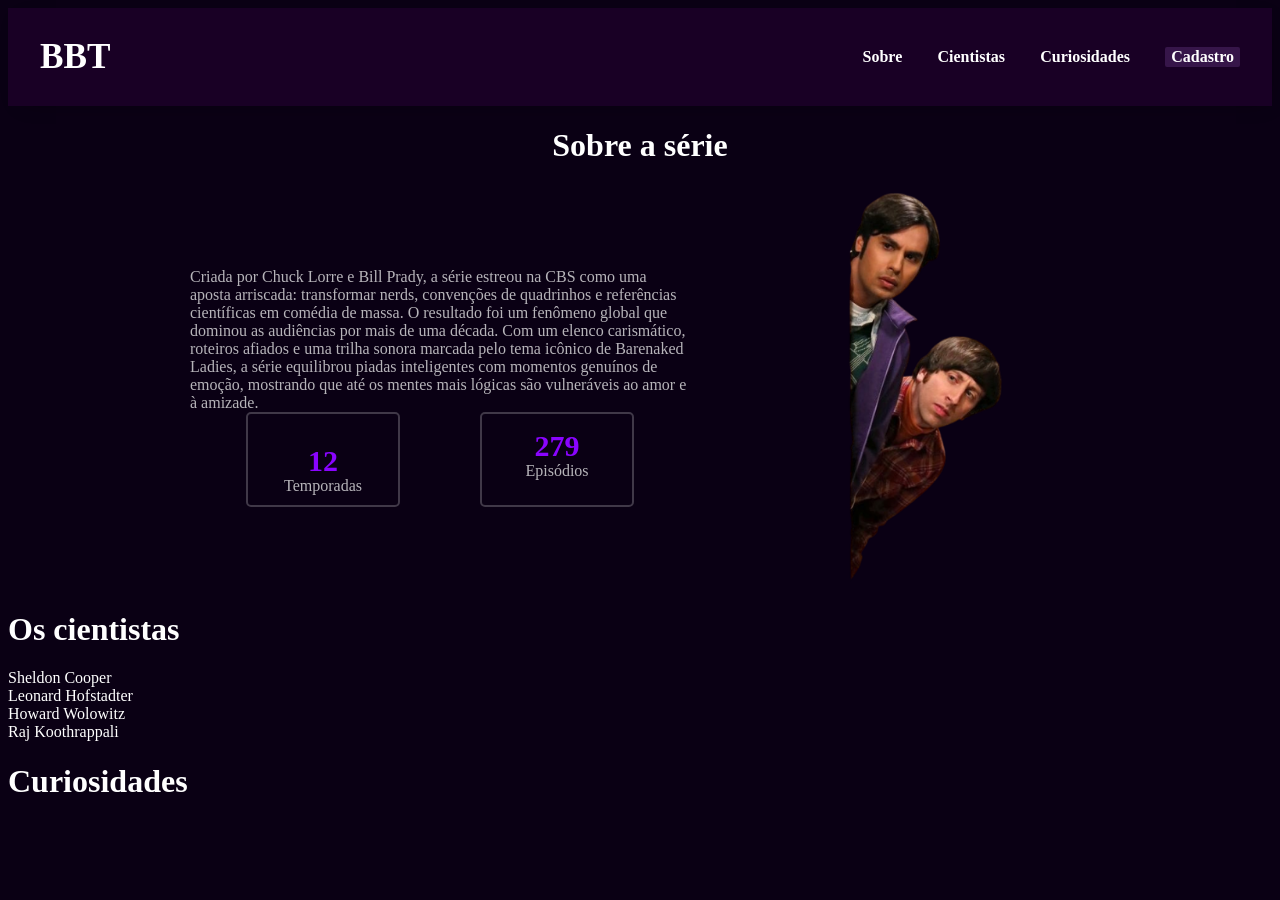
<file: index.html>
<!DOCTYPE html>
<html lang="en">

<head>
    <meta charset="UTF-8">
    <meta name="viewport" content="width=device-width, initial-scale=1.0">
    <title>BBT</title>

    <link rel="stylesheet" href="style/style.css">

</head>

<body>

    <div class="header">
        <div class="container">
            <h1 class="titulo">BBT</h1>
            <ul class="navbar">
                <li><a href="#sobre">Sobre</a></li>
                <li><a href="#cientistas">Cientistas</a></li>
                <li><a href="#curiosidades">Curiosidades</a></li>
                <li>
                    <button>Cadastro</button>
                </li>
            </ul>
        </div>
    </div>

    <div>
        <!--colocar um banner?-->
    </div>

    <div id="sobre">
        <h1>Sobre a série</h1>
        <div class="container1">
            <div class="sobre-texto">
                <span>Criada por Chuck Lorre e Bill Prady, a série estreou na CBS como uma aposta arriscada: transformar
                    nerds, convenções de quadrinhos e referências científicas em comédia de massa. O resultado foi um
                    fenômeno global que dominou as audiências por mais de uma década.

                    Com um elenco carismático, roteiros afiados e uma trilha sonora marcada pelo tema icônico de
                    Barenaked Ladies, a série equilibrou piadas inteligentes com momentos genuínos de emoção, mostrando
                    que até os mentes mais lógicas são vulneráveis ao amor e à amizade.</span>
                <div class="cards">
                    <div class="card1">
                        <p>12</p>
                        <span>Temporadas</span>
                    </div>
                    <div class="card2">
                        <p>279</p>
                        <span>Episódios</span>
                    </div>
                </div>
            </div>

            <div class="sobre-img">
                <img src="img/sobre.png" alt="">
            </div>
        </div>
    </div>

    <div id="cientistas">
        <h1>Os cientistas</h1>
        <div>Sheldon Cooper</div>
        <div>Leonard Hofstadter</div>
        <div>Howard Wolowitz</div>
        <div>Raj Koothrappali</div>
    </div>

    <div id="curiosidades">
        <h1>Curiosidades</h1>
    </div>

</body>

</html>
</file>
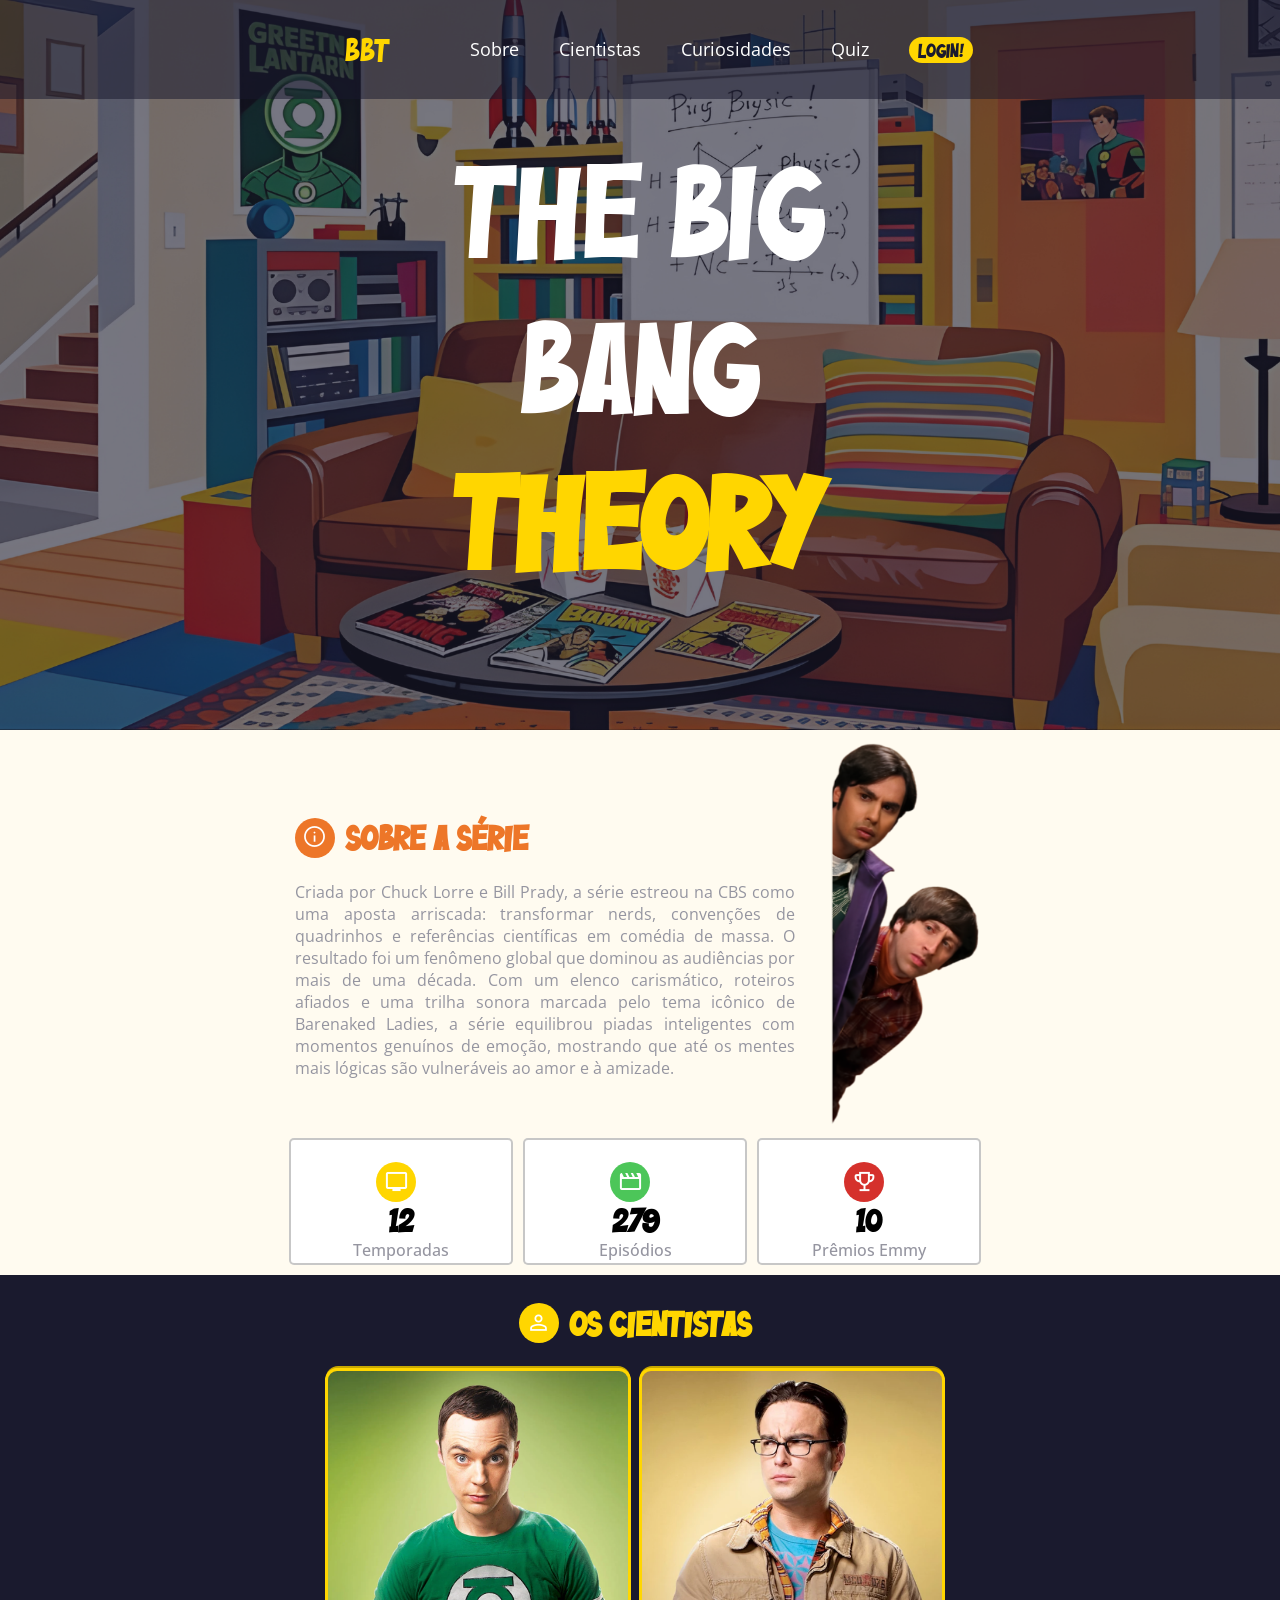
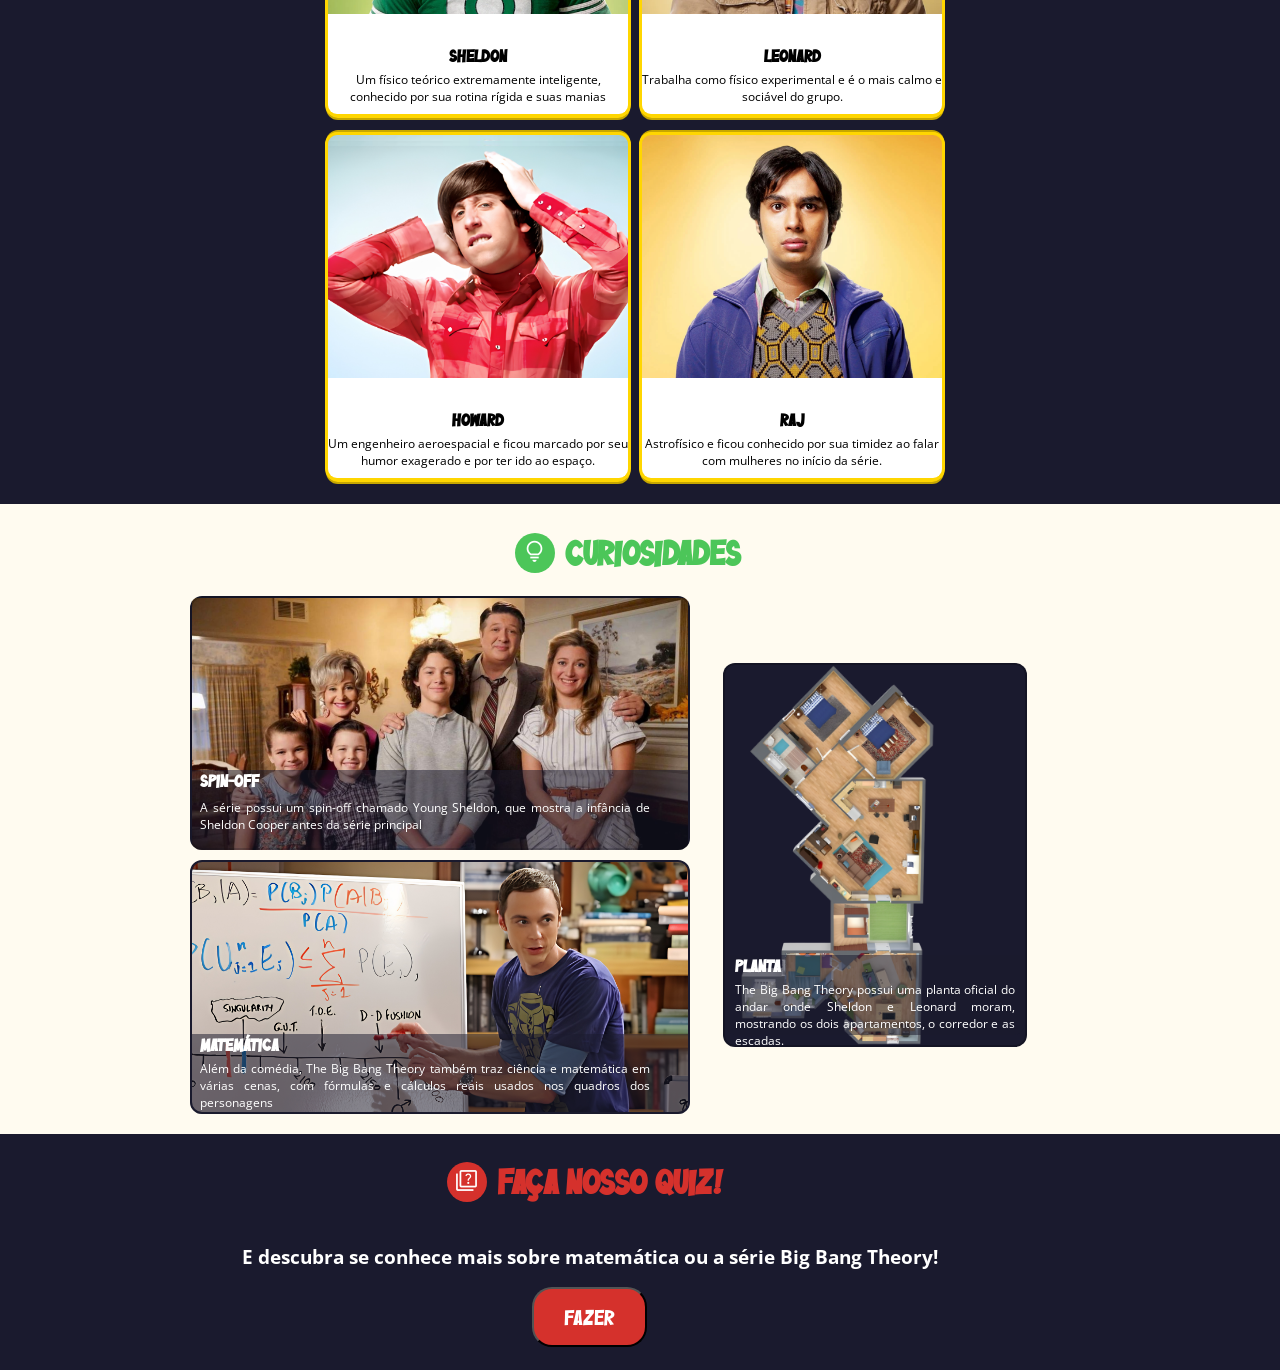
<file: web-data-viz/public/index.html>
<!DOCTYPE html>
<html lang="en">

<head>
    <meta charset="UTF-8">
    <meta name="viewport" content="width=device-width, initial-scale=1.0">
    <title>BBT</title>

    <link rel="stylesheet" href="style/style.css">
    <link rel="icon" href="assets/icon/icon.ico">
    <link href="https://fonts.googleapis.com/css2?family=Material+Symbols+Outlined" rel="stylesheet" />

</head>

<body>

    <div class="header">
        <div class="container">
            <p class="titulo">BBT</p>
            <ul class="navbar">
                <li>
                    <a href="#sobre">Sobre</a>
                </li>
                <li>
                    <a href="#cientistas">Cientistas</a>
                </li>
                <li>
                    <a href="#curiosidades">Curiosidades</a>
                </li>
                <li>
                    <a href="#quiz">Quiz</a>
                </li>
                <li>
                    <a href="login.html"><button>Login!</button></a>
                </li>
            </ul>
        </div>
    </div>

    <div class="inicio-banner">
        <div class="banner-texto">
            <p>THE BIG BANG <span>THEORY</span></p>
        </div>
    </div>

    <div class="cor-clara">
        <div id="sobre">

            <div class="container1">

                <div class="sobre-texto">
                    <div class="comeco-texto">
                        <div class="div-icons laranja">
                            <span class="material-symbols-outlined">info</span>
                        </div>
                        <h1>Sobre a série</h1>
                    </div>
                    <span>Criada por Chuck Lorre e Bill Prady, a série estreou na CBS como uma aposta arriscada:
                        transformar
                        nerds, convenções de quadrinhos e referências científicas em comédia de massa. O resultado foi
                        um
                        fenômeno global que dominou as audiências por mais de uma década.

                        Com um elenco carismático, roteiros afiados e uma trilha sonora marcada pelo tema icônico de
                        Barenaked Ladies, a série equilibrou piadas inteligentes com momentos genuínos de emoção,
                        mostrando
                        que até os mentes mais lógicas são vulneráveis ao amor e à amizade.</span>

                </div>

                <div class="sobre-img">
                    <img src="assets/img/sobre.png" alt="">
                </div>
            </div>
        </div>

        <div class="cards">
            <div class="card">
                <div class="div-icons-card amarelo">
                    <span class="material-symbols-outlined">tv</span>
                </div>
                <p>12</p>
                <span>Temporadas</span>
            </div>
            <div class="card">
                <div class="div-icons-card verde">
                    <span class="material-symbols-outlined">movie</span>
                </div>
                <p>279</p>
                <span>Episódios</span>
            </div>
            <div class="card">
                <div class="div-icons-card vermelho">
                    <span class="material-symbols-outlined">trophy</span>
                </div>
                <p>10</p>
                <span>Prêmios Emmy</span>
            </div>
        </div>
    </div>

    <div class="cor-escura">
        <div id="cientistas">

            <div class="container1">

                <div class="sobre-texto">
                    <div class="comeco-textoCentro">
                        <div class="div-icons amarelo">
                            <span class="material-symbols-outlined">person</span>
                        </div>
                        <h1>Os cientistas</h1>
                    </div>
                </div>
            </div>

            <div class="personagens">
                <div class="personagem">
                    <img src="assets/img/sheldon.png" alt="">
                    <div id="conteudo">
                        <h4>Sheldon</h4>
                        <span>Um físico teórico extremamente inteligente, conhecido por sua rotina rígida e suas
                            manias</span>
                    </div>
                </div>
                <div class="personagem">
                    <img src="assets/img/leonard.png" alt="">
                    <div id="conteudo">
                        <h4>Leonard</h4>
                        <span>Trabalha como físico experimental e é o mais calmo e sociável do grupo.</span>
                    </div>
                </div>
                <div class="personagem">
                    <img src="assets/img/howard.png" alt="">
                    <div id="conteudo">
                        <h4>Howard</h4>
                        <span>Um engenheiro aeroespacial e ficou marcado por seu humor exagerado e por ter ido ao
                            espaço.</span>
                    </div>
                </div>
                <div class="personagem">
                    <img src="assets/img/raj.png" alt="">
                    <div id="conteudo">
                        <h4>Raj</h4>
                        <span>Astrofísico e ficou conhecido por sua timidez ao falar com mulheres no início da
                            série.</span>
                    </div>
                </div>
            </div>
        </div>
    </div>

    <div class="cor-clara">
        <div id="curiosidades">

            <div class="container1">

                <div class="sobre-texto">
                    <div class="comeco-texto-Centro">
                        <div class="div-icons verde">
                            <span class="material-symbols-outlined">lightbulb</span>
                        </div>
                        <h1>Curiosidades</h1>
                    </div>
                </div>
            </div>

            <div class="curiosidades1">
                <div class="curiosidade">
                    <div id="texto">
                        <h4>Spin-off</h4>
                        <span>A série possui um spin-off chamado Young Sheldon, que mostra a infância de Sheldon Cooper
                            antes da série principal</span>
                    </div>
                </div>
                <div class="curiosidade1">
                    <div id="texto">
                        <h4>Matemática</h4>
                        <span>Além da comédia, The Big Bang Theory também traz ciência e matemática em várias cenas, com
                            fórmulas e cálculos reais usados nos quadros dos personagens</span>
                    </div>
                </div>
                <div class="curiosidade2">
                    <div id="texto1">
                        <h4>Planta</h4>
                        <span>The Big Bang Theory possui uma planta oficial do andar onde Sheldon e Leonard moram,
                            mostrando os dois apartamentos, o corredor e as escadas.</span>
                    </div>
                </div>
            </div>
        </div>
    </div>

    <div class="cor-escura">
        <div id="quiz">

            <div class="container1">

                <div class="sobre-texto">
                    <div class="comeco-textoCentro">
                        <div class="div-icons vermelho">
                            <span class="material-symbols-outlined">quiz</span>
                        </div>
                        <h1>Faça nosso quiz!</h1>
                    </div>
                </div>
            </div>

            <div class="quizes">
                <h3>E descubra se conhece mais sobre matemática ou a
                    série Big Bang Theory!
                </h3>
                <button><a href="login.html">Fazer</a>
                </button>
            </div>
        </div>
    </div>

</body>

</html>
</file>
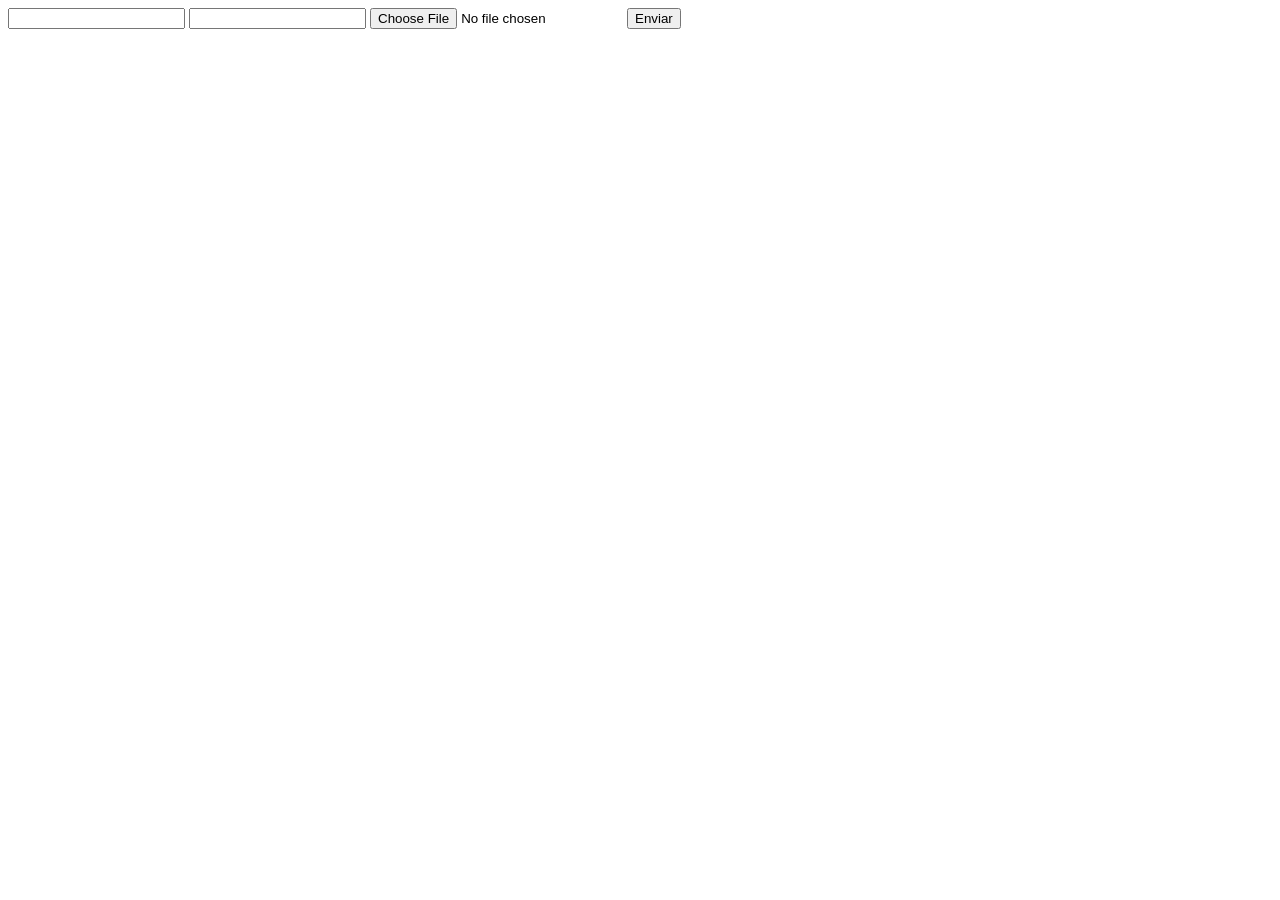
<file: web-data-viz/DOCUMENTOS_DE_APOIO/exemplo_de_upload_de_arquivo/public/index.html>
<!DOCTYPE html>
<html lang="en">

<head>
  <meta charset="UTF-8">
  <meta http-equiv="X-UA-Compatible" content="IE=edge">
  <meta name="viewport" content="width=device-width, initial-scale=1.0">
  <title>Upload</title>
</head>

<body>

  <div>
    <input name="nome" id="nome" type="text" />
    <input name="email" id="email" type="url" />
    <input name="foto" id="foto" type="file" />
    <button onclick="enviar()">Enviar</button>
  </div>

  <div id="container"></div>
</body>

</html>

<script>
  function enviar() {
    const formData = new FormData();
    formData.append('foto', foto.files[0])
    formData.append('nome', nome.value)
    formData.append('email', email.value)

    fetch("/usuarios/cadastro", {
      method: "POST",
      body: formData
    })
      .then(res => {
        window.location = "./perfil.html"
      })
      .catch(err => {
        console.log(err);
      })
  }
</script>
</file>
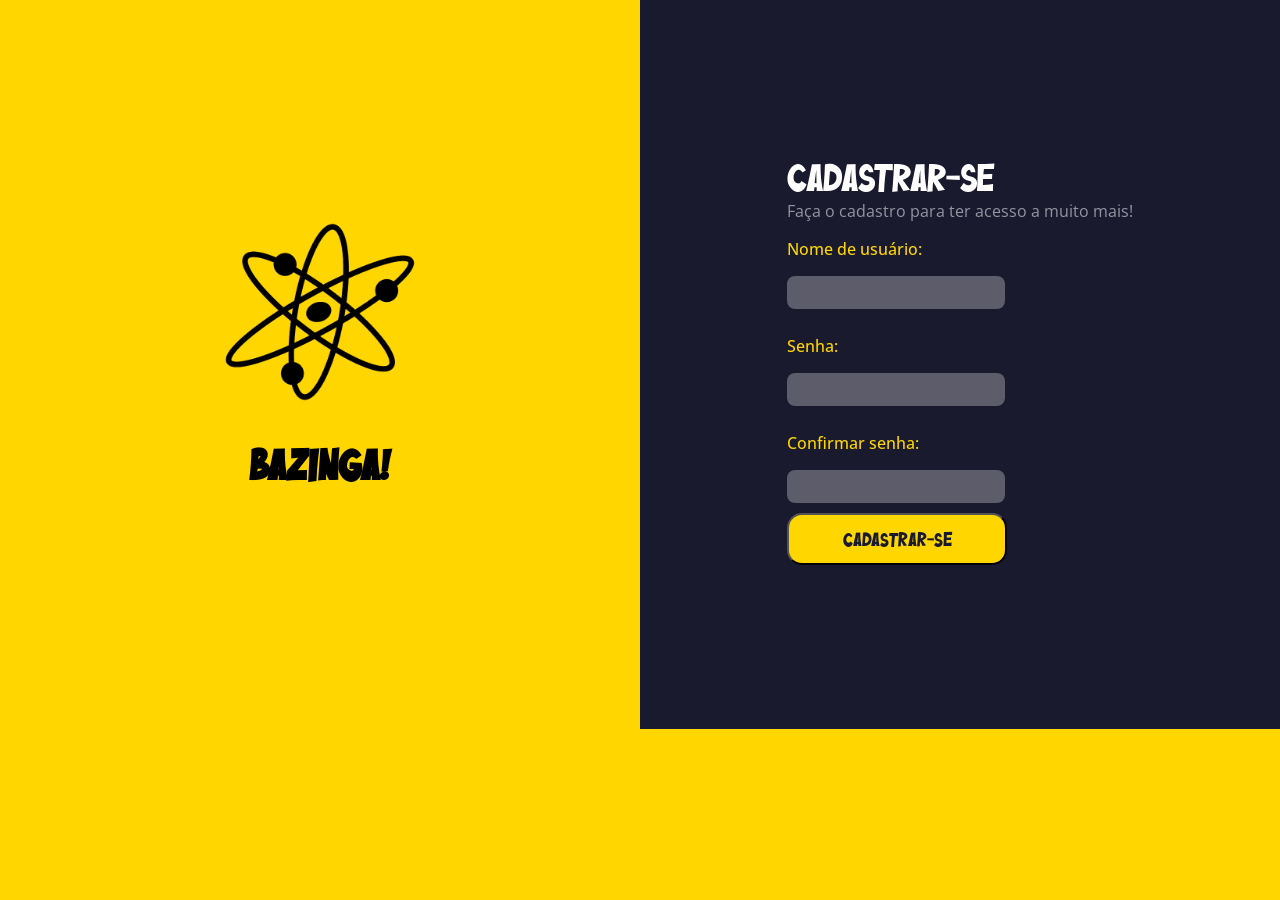
<file: web-data-viz/public/cadastro.html>
<!DOCTYPE html>
<html lang="en">

<head>
  <meta charset="UTF-8">
  <meta name="viewport" content="width=device-width, initial-scale=1.0">
  <title>Cadastro</title>

  <script src="js/sessao.js"></script>
  <link rel="stylesheet" href="style/login.css">
  <script src="js/sessao.js"></script>
  <link rel="icon" href="assets/icon/icon.ico">
  <link href="https://fonts.googleapis.com/css2?family=Material+Symbols+Outlined" rel="stylesheet" />

</head>

<body>

  <div class="container-amarelo">

    <img src="assets/icon/icon.png" alt="">
    <h1>Bazinga!</h1>

  </div>

  <div class="container-azul">
    <div>
      <p class="titulo">Cadastrar-se</p>
            <span>Faça o cadastro para ter acesso a muito mais!</span>

      <p>Nome de usuário:</p>
      <input type="text" id="inp_nome">

      <p>Senha:</p>
      <input type="password" id="inp_senha">

      <p>Confirmar senha:</p>
      <input type="password" id="inp_confirmar">
      
      <div>
        <button onclick="cadastrar()" class="entrar">Cadastrar-se</button>
      </div>

      <div id="mensagem_erro"></div>

      <div id="div_erros_login"></div>

      <div id="div_aguardar"></div>

      <div id="cardErro"></div>
    </div>
  </div>

</body>

</html>

<script>
  function cadastrar() {
    // aguardar();

    //Recupere o valor da nova input pelo nome do id
    // Agora vá para o método fetch logo abaixo
    var nomeVar = inp_nome.value;
    var senhaVar = inp_senha.value;
    var confirmacaoSenhaVar = inp_confirmar.value;

    // Verificando se há algum campo em branco
    if (
      nomeVar == "" ||
      senhaVar == "" ||
      confirmacaoSenhaVar == ""
    ) {
      cardErro.style.display = "block";
      mensagem_erro.innerHTML =
        "(Erro. Não pode haver campos em branco)";

      finalizarAguardar();
      return false;

    } else if (nomeVar.length <= 1) {
      cardErro.style.display = "block";
      mensagem_erro.innerHTML =
        "(Erro no nome. Nome deve ter mais de 1 caracter)";

      finalizarAguardar();
      return false;

    } else if (senhaVar.length <= 6) {
      cardErro.style.display = "block";
      mensagem_erro.innerHTML =
        "(Erro na senha. Senha deve ter mais de 6 caracteres)";

      finalizarAguardar();
      return false;

    } else if (confirmacaoSenhaVar != senhaVar) {
      cardErro.style.display = "block";
      mensagem_erro.innerHTML =
        "(Erro na confirmação da senha. A confirmação da senha deve ser igual a senha)";

      finalizarAguardar();
      return false;

    } else {
      setInterval(sumirMensagem, 5000);
    }


    // Enviando o valor da nova input
    fetch("/usuarios/cadastrar", {
      method: "POST",
      headers: {
        "Content-Type": "application/json",
      },
      body: JSON.stringify({
        // crie um atributo que recebe o valor recuperado aqui
        // Agora vá para o arquivo routes/usuario.js
        nomeServer: nomeVar,
        senhaServer: senhaVar
      }),
    })
      .then(function (resposta) {
        console.log("resposta: ", resposta);

        if (resposta.ok) {
          cardErro.style.display = "block";

          mensagem_erro.innerHTML =
            "Cadastro realizado com sucesso! Redirecionando para tela de Login...";

          setTimeout(() => {
            window.location = "login.html";
          }, "2000");

          limparFormulario();
          finalizarAguardar();
        } else {
          throw "Houve um erro ao tentar realizar o cadastro!";
        }
      })
      .catch(function (resposta) {
        console.log(`#ERRO: ${resposta}`);
        finalizarAguardar();
      });

    return false;
  }

  function sumirMensagem() {
    cardErro.style.display = "none";
  }
</script>
</file>
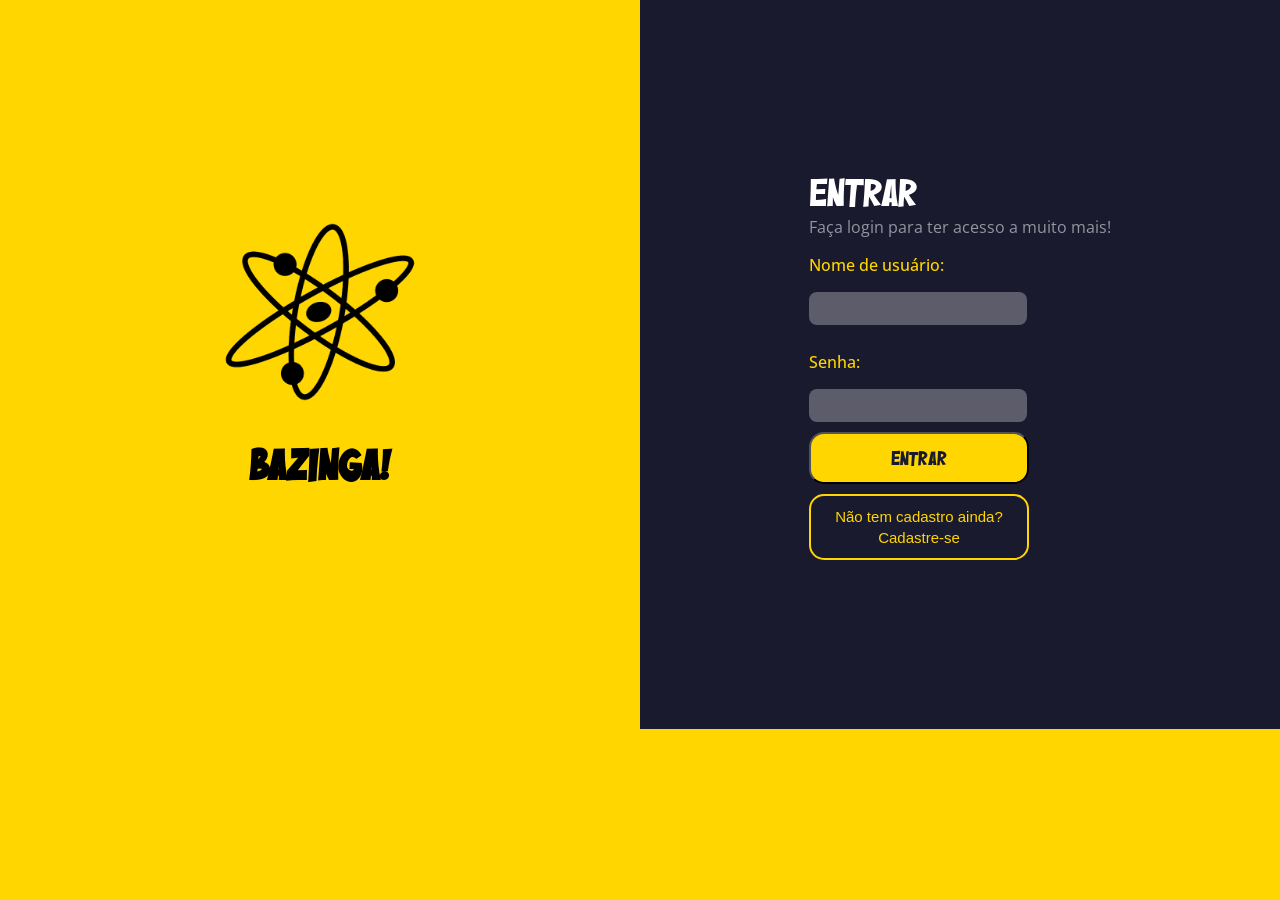
<file: web-data-viz/public/login.html>
<!DOCTYPE html>
<html lang="en">

<head>
    <meta charset="UTF-8">
    <meta name="viewport" content="width=device-width, initial-scale=1.0">
    <title>Login</title>

    <link rel="stylesheet" href="style/login.css">
    <script src="js/sessao.js"></script>
    <link rel="icon" href="assets/icon/icon.ico">
    <link href="https://fonts.googleapis.com/css2?family=Material+Symbols+Outlined" rel="stylesheet" />

</head>

<body>

    <div class="container-amarelo">

        <img src="assets/icon/icon.png" alt="">
        <h1>Bazinga!</h1>

    </div>

    <div class="container-azul">
        <div>
            <p class="titulo">Entrar</p>
            <span>Faça login para ter acesso a muito mais!</span>

            <!-- <span class="material-symbols-outlined">info</span> -->
            <p>Nome de usuário:</p>
            <input type="text" id="inp_nome">

            <p>Senha:</p>
            <input type="password" id="inp_senha">

            <div>
                <button onclick="entrar()" class="entrar">Entrar</button>
            </div>
            
            <button class="cadastre-se"><a href="cadastro.html">Não tem cadastro ainda? Cadastre-se</a></button>

            <div id="mensagem_erro"></div>

            <div id="div_erros_login"></div>

            <div id="div_aguardar"></div>

            <div id="cardErro"></div>
        </div>
    </div>
    

</body>

</html>

<script>
    function entrar() {
        aguardar();

        var nomeVar = inp_nome.value;
        var senhaVar = inp_senha.value;

        if (nomeVar == "" || senhaVar == "") {
            cardErro.style.display = "block"
            mensagem_erro.innerHTML = "(Mensagem de erro para todos os campos em branco)";
            finalizarAguardar();
            return false;
        }
        else {
            setInterval(sumirMensagem, 5000)
        }

        console.log("FORM LOGIN: ", nomeVar);
        console.log("FORM SENHA: ", senhaVar);

        fetch("/usuarios/autenticar", {
            method: "POST",
            headers: {
                "Content-Type": "application/json"
            },
            body: JSON.stringify({
                nomeServer: nomeVar,
                senhaServer: senhaVar
            })
        }).then(function (resposta) {
            console.log("ESTOU NO THEN DO entrar()!")
            if (resposta.ok) {
                console.log(resposta);

                resposta.json().then(json => {
                    console.log(json);
                    console.log(JSON.stringify(json));
                    sessionStorage.NOME_USUARIO = json.nome;
                    sessionStorage.ID_USUARIO = json.id_usuario;
                    sessionStorage.AQUARIOS = JSON.stringify(json.aquarios)

                    setTimeout(function () {
                        window.location = "./dashboard/quiz.html";
                    }, 1000); // apenas para exibir o loading

                });

            } else {

                console.log("Houve um erro ao tentar realizar o login!");

                resposta.text().then(texto => {
                    console.error(texto);
                    finalizarAguardar(texto);
                });
            }

        }).catch(function (erro) {
            console.log(erro);
        })

        return false;
    }

    function sumirMensagem() {
        cardErro.style.display = "none"
    }
</script>
</file>
<file: style/style.css>
body {
    background-color: #0a0014;
    color: #ffffff;
    font-family: 'Times New Roman', Times, serif;
}

.header {
    background-color: #190025;
    box-shadow: 0.3125rem 0.3125rem 1.25rem -0.6875rem #00000075;
    padding: 1.8rem 0;
    position: sticky;
    top: 0;
    width: 100%;
}

.container {
    display: flex;
    align-items: center;
    justify-content: space-between;
    max-width: 1200px;
    margin: 0 auto;
    padding: 0 1.875rem;
}

.titulo {
    font-size: 2.2rem;
    margin: 0;
    font-weight: 800;
}

.navbar {
    display: flex;
    list-style: none;
    padding: 0;
    margin: 0;
    align-items: center;
}

.navbar li {
    margin-left: 2.2rem;
    display: flex;
    align-items: center;
}

.navbar a {
    text-decoration: none;
    color: white;
    font-size: 1rem;
    font-weight: 600;
}

.navbar li button {
    background-color: #421e58b8;
    font-family: 'Times New Roman', Times, serif;
    color: #ffffff;
    font-size: 1rem;
    font-weight: 600;
    border: none;
    border-radius: 2px;
}

#sobre h1{
    display: flex;
    justify-content: center;
}

.container1 {
    display: flex;
    justify-content: center;
    align-items: center;
}

.sobre-texto {
    width: 500px;
}

.sobre-texto span{
    color: #ffffffb4;
    margin-bottom: 10px;
}

.sobre-texto p{
    color: #8a04ff;
    font-size: 30px;
    font-weight: 600;
}

.cards {
    display: flex;
    justify-content: center;
}

.card1 {
    display: flex;
    flex-direction: column;
    align-items: center;
    margin-right: 80px;
    border: 2px solid #ffffff38;
    border-radius: 5px;
    width: 150px;
}

.card1 p{
    margin-bottom: -1px;
}

.card2 {
    display: flex;
    flex-direction: column;
    align-items: center;
    border: 2px solid #ffffff38;
    border-radius: 5px;
    width: 150px;
}

.card2 p{
    margin-bottom: -1px;
    margin-top: 15px;
}

.sobre-img img{
    width: 400px;
}
</file>
<file: web-data-viz/public/style/style.css>
@font-face {
    font-family: "Bazinga";
    src: url(../assets/fonte/Bazinga-Regular.otf);
}

@font-face {
    font-family: "Bazinga Italic";
    src: url(../assets/fonte/Bazinga-RegularItalic.otf);
}

@font-face {
    font-family: "Open sans";
    src: url(../assets/fonte/OpenSans-VariableFont_wdth\,wght.ttf);
}

body {
    background-color: #1a1a2e;
    color: #ffffff;
    font-family: "Bazinga";
    text-align: justify;
    margin: 0;
}

.header {
    width: 100%;
    background-color: #1a1a2e87;  
    position: fixed;
}

.container {
    display: flex;
    align-items: center;
    justify-content: center;
}

.titulo {
    color: #ffd600;
    margin-left: 3%;
    font-size: 30px;
}

.navbar {
    display: flex;
}

.navbar a {
    color: #ffffff;
    font-family: 'Open Sans';
    text-decoration: none;
    margin-left: 20px;
    font-size: 18px;
}

.navbar li {
    color: #ffffff;
    font-family: 'Open Sans';
    list-style: none;
    margin-left: 20px;
    font-size: 18px;
}

.navbar li a button {
    background-color: #ffd600;
    padding-left: 9px;
    padding-right: 9px;
    font-family: "Bazinga";
    color: #1a1a2e;
    font-size: 18px;
    border: none;
    border-radius: 15px;
    cursor: pointer;
}

.inicio-banner {
    background-image: url(../assets/img/banner.png);
    height: 730px;
    display: flex;
    background-size: cover;
    justify-content: center;
    align-items: center;
}

.inicio-banner .banner-texto {
    width: 50%;
    text-align: center;
}

.banner-texto p {
    color: #ffffff;
    font-size: 120px;
}

.banner-texto span {
    font-weight: bold;
    color: #ffd600;
}

/***********************************************SOBRE************************************************************/
.cor-clara {
    background-color: #fffbf0;
    display: flex;
    justify-content: center;
    align-items: center;
    flex-direction: column;
}

.cor-escura {
    display: flex;
    justify-content: center;
    align-items: center;
    flex-direction: column;
}

#sobre {
    padding-top: 0.5%;
}

#sobre h1 {
    display: flex;
    justify-content: center;
    color: #ed7628;
}

#cientistas {
    padding-top: 0.5%;
}

#cientistas h1 {
    display: flex;
    justify-content: center;
    color: #ffd600;
}

.comeco-texto {
    display: flex;
}

.comeco-textoCentro {
    display: flex;
    justify-content: center;
    margin-right: 10px;
}

.div-icons {
    width: 40px;
    height: 40px;
    border-radius: 20px;
    display: flex;
    justify-content: center;
    align-items: center;
    margin-top: 22px;
    margin-right: 10px;
}

.laranja {
    background-color: #ed7628;
}

.div-icons .material-symbols-outlined {
  color: #ffffff;
  font-size: 25px; 
  font-variation-settings: 'opsz' 40;
  font-family: 'Material Symbols Outlined';
  display: inline-block;
  white-space: nowrap;
  margin-left: 19px;
  margin-top: 8px;
}

.container1 {
    display: flex;
    justify-content: center;
    align-items: center;
}

.sobre-texto {
    width: 500px;
}

.sobre-texto span {
    margin-bottom: 10px;
    color: #9595a0;
    font-family: "Open sans";
    margin-right: 20px;
}

.sobre-texto p {
    color: black;
    font-size: 30px;
    font-weight: 600;
    font-family: "Bazinga";
}

.cards {
    display: flex;
    justify-content: center;
    align-items: center;
    width: 100%;
    margin-bottom: 10px;
}

.card {
    display: flex;
    flex-direction: column;
    align-items: center;
    margin-right: 10px;
    border: 2px solid #00000038;
    border-radius: 5px;
    width: 220px;
    background-color: white;
}

.personagens {
    display: flex;
    justify-content: center;
    align-items: center;
    flex-wrap: wrap;
    width: 800px;
    margin-bottom: 10px;
}

.personagens h4 {
    color: #1a1a2e;
}

.personagens span {
    color: #1a1a2e;
    font-family: "Open sans";
    font-size: 12px;
    margin-top: -16px;
}

#conteudo {
    display: flex;
    justify-content: center;
    align-items: center;
    text-align: center;
    flex-direction: column;
    background-color: white;
    position: absolute;
    width: 300px;
    height: 100px;
    margin-top: 246px;
    border-bottom-left-radius: 12px;
    border-bottom-right-radius: 12px;
    border-bottom: solid 3.8px #ffd600;
    border-right: solid 3.8px #ffd600;
    border-left: solid 3.8px #ffd600;
}

.personagem {
    display: flex;
    flex-direction: column;
    align-items: center;
    margin-right: 10px;
    border: 2px solid #00000038;
    border-radius: 12px;
    width: 300px;
    height: 350px;
    background-color: #ffd600;
    margin-bottom: 10px;
}

.personagem img {
    width: 300px;
    border: solid 3.8px #ffd600;
    border-radius: 12px;
}

.div-icons-card {
    width: 40px;
    height: 40px;
    border-radius: 20px;
    display: flex;
    justify-content: center;
    align-items: center;
    margin-top: 22px;
    margin-right: 10px;
}

.amarelo {
    background-color: #ffd600;
}

.verde {
    background-color: #4cc659;
}

.vermelho {
    background-color: #d5312c;
}

.div-icons-card .material-symbols-outlined {
  color: #ffffff;
  font-size: 25px; 
  font-variation-settings: 'opsz' 40;
  font-family: 'Material Symbols Outlined';
  display: inline-block;
  white-space: nowrap;
}

.card p {
    margin-bottom: -1px;
    margin-top: -1px;
    color: black;
    font-size: 30px;
    font-weight: 600;
    font-family: "Bazinga";
}

.card span {
    font-family: "Open sans";
    color: #9595a0;
    font-weight: 500;
    margin-bottom: 2px;
}

.sobre-img img {
    width: 160px;
    margin-left: 30px;
}

#curiosidades {
    padding-top: 0.5%;
    margin-right: 100px;
}

#curiosidades h1 {
    display: flex;
    justify-content: center;
    color: #4cc659;
}

.personagens h4 {
    color: #000000;
}

.personagens span {
    color: #000000;
    font-family: "Open sans";
    font-size: 12px;
    margin-top: -16px;
}

.curiosidade {
    display: flex;
    flex-direction: column;
    align-items: center;
    margin-right: 10px;
    border: 2px solid #00000038;
    border-radius: 12px;
    width: 700px;
    height: 250px;
    background-color: #1a1a2e;
    margin-bottom: 10px;
    margin-right: 300px;
    background-image: url('../assets/img/young.png');
    background-size: cover;
    background-repeat: no-repeat;
    background-clip: inherit;
}

.curiosidade1 {
    display: flex;
    flex-direction: column;
    align-items: center;
    margin-right: 10px;
    border: 2px solid #00000038;
    border-radius: 12px;
    border: solid 2px #1a1a2e;
    width: 700px;
    height: 250px;
    background-color: #1a1a2e;
    margin-bottom: 10px;
    margin-right: 300px;
    background-image: url('../assets/img/matematica.png');
    background-size: cover;
    background-repeat: no-repeat;
    background-clip: inherit;
}

.curiosidade2 {
    display: flex;
    flex-direction: column;
    align-items: center;
    margin-right: 10px;
    border: 2px solid #00000038;
    border-radius: 12px;
    width: 300px;
    height: 380px;
    background-color: #1a1a2e;
    margin-bottom: 10px;
    position: absolute;
    margin-left: 580px;
    background-image: url('../assets/img/planta.png');
    background-size: contain;
    background-repeat: no-repeat;
    background-clip: inherit;
}

#texto {
    flex-direction: column;
    background-color: #1a1a2e82;
    position: absolute;
    width: 500px;
    height: 80px;
    margin-top: 172px;
    border-bottom-left-radius: 12px;
    border-bottom-right-radius: 12px;
}

#texto h4 {
    color: #ffffff;
    display: inline-block;
    width: 450px;  
    margin-left: 10px;
    margin-top: -1px;
}

#texto span {
    color: #ffffff;
    display: inline-block;
    width: 450px;  
    margin-left: 10px;
}

#texto1 {
    flex-direction: column;
    background-color: #1a1a2e82;
    position: absolute;
    width: 300px;
    height: 80px;
    margin-top: 290px;
    border-bottom-left-radius: 12px;
    border-bottom-right-radius: 12px;
}

#texto1 h4 {
    color: #ffffff;
    display: inline-block;
    width: 280px;  
    margin-left: 10px;
    margin-top: -1px;
}

#texto1 span {
    color: #ffffff;
    display: inline-block;
    width: 280px;  
    margin-left: 10px;
}

.curiosidades1 {
    display: flex;
    justify-content: center;
    align-items: center;
    flex-wrap: wrap;
    width: 800px;
    margin-bottom: 10px;
}

.curiosidades1 h4 {
    color: #1a1a2e;
}

.curiosidades1 span {
    color: #1a1a2e;
    font-family: "Open sans";
    font-size: 12px;
    margin-top: -16px;
}

.comeco-texto-Centro {
    display: flex;
    justify-content: center;
    margin-right: 10px;
    margin-left: 85px;
}

#quiz {
    padding-top: 0.5%;
    margin-right: 100px;
    padding-bottom: 1.8%;
}

#quiz h1 {
    display: flex;
    justify-content: center;
    color: #d5312c;
}

#quiz h3 {
    font-family: "Open sans";
}

#quiz button {
    padding: 15px;
    padding-left: 30px;
    padding-right: 30px;
    border-radius: 20px;
    background-color: #d5312c;
    font-family: "Bazinga";
    font-size: 20px;
    margin-left: 290px;
}

#quiz button a {
    text-decoration: none;
    color: #ffffff;
}
</file>
<file: web-data-viz/public/style/login.css>
@font-face {
    font-family: "Bazinga";
    src: url(../assets/fonte/Bazinga-Regular.otf);
}

@font-face {
    font-family: "Bazinga Italic";
    src: url(../assets/fonte/Bazinga-RegularItalic.otf);
}

@font-face {
    font-family: "Open sans";
    src: url(../assets/fonte/OpenSans-VariableFont_wdth\,wght.ttf);
}

body {
    margin: 0;
    font-family: "Bazinga";
    width: 100%;
    height: 729px;
    display: flex;
    flex-direction: row;
    background-color: #ffd600;
    color: #ffffff;
}

.container-amarelo {
    width: 50%;
    display: flex;
    justify-content: center;
    align-items: center;
    flex-direction: column;
    color: #000000;
    font-size: 20px;

    img {
        width: 200px;
    }
}

.container-azul {
    background-color: #1a1a2e;
    width: 50%;
    display: flex;
    justify-content: center;
    align-items: center;

    .titulo {
        color: #ffffff;
        margin-bottom: -0.2%;
        font-family: "Bazinga";
        font-size: 36px;
    }

    p {
        color: #ffd600;
        font-family: "Open sans";
        font-weight: 500;
    }

    span {
        color: #9595a0;
        font-family: "Open sans";
    }

    input {
        padding: 9px;
        background-color: #9595a089;
        border-radius: 8px;
        border: none;
        width: 200px;
        margin-bottom: 10px;
    }

    .entrar {
        padding: 12px;
        width: 220px;
        border-radius: 15px;
        background-color: #ffd600;
        color: #1a1a2e;
        font-family: "Bazinga";
        margin-bottom: 10px;
        font-size: 18px;
        cursor: pointer;
    }

    .cadastre-se {
        padding: 10px;
        width: 220px;
        border-radius: 15px;
        border: 2px solid #ffd600;
        background-color: #1a1a2e;
        font-size: 18px;
        cursor: pointer;
    }

    .cadastre-se a {
        text-decoration: none;
        color: #ffd600;
        font-size: 15px;
    }
}

#mensagem_erro {
    margin-top: 9px;
    display: flex;
    justify-content: center;
    align-items: center;
    width: 220px;
    background-color: #d5312c;
    border-radius: 10px;
    text-align: center;
    font-family: "Open sans";
    font-size: 15px;
}

#div_erros_login {
    margin-top: 9px;
    display: flex;
    justify-content: center;
    align-items: center;
    width: 220px;
    background-color: #d5312c;
    border-radius: 10px;
    text-align: center;
    font-family: "Open sans";
    font-size: 15px;
}

#div_aguardar {
    margin-top: 9px;
    display: flex;
    justify-content: center;
    align-items: center;
    width: 220px;
    background-color: #d5312c;
    border-radius: 10px;
    text-align: center;
    font-family: "Open sans";
    font-size: 15px;
}

#cardErro {
    margin-top: 9px;
    display: flex;
    justify-content: center;
    align-items: center;
    width: 220px;
    background-color: #d5312c;
    border-radius: 10px;
    text-align: center;
    font-family: "Open sans";
    font-size: 15px;
}
</file>
